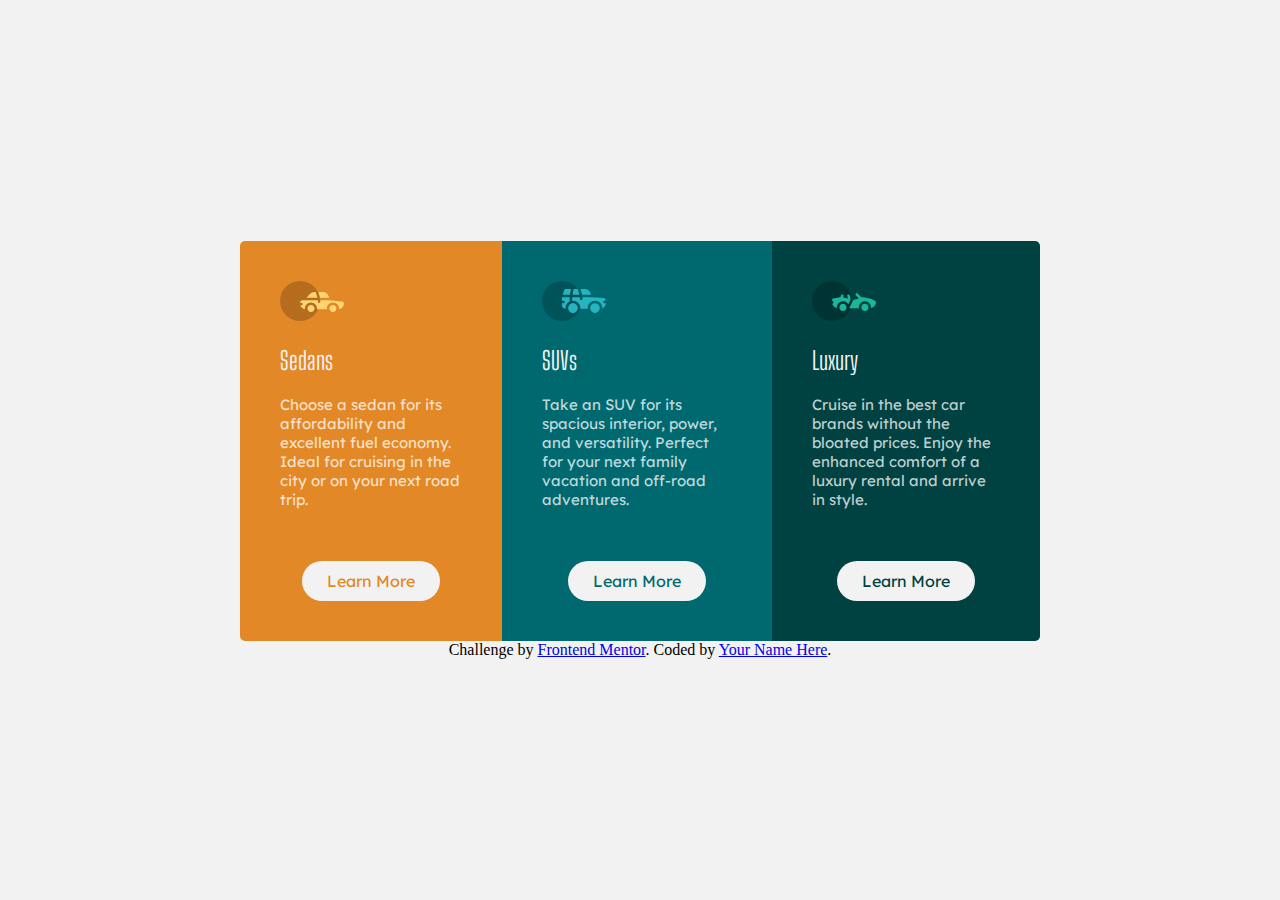
<file: 3-column-preview-card-component-main/index.html>
<!DOCTYPE html>
<html lang="en">
<head>
  <meta charset="UTF-8">
  <meta name="viewport" content="width=device-width, initial-scale=1.0"> <!-- displays site properly based on user's device -->

  <link rel="icon" type="image/png" sizes="32x32" href="./images/favicon-32x32.png">

  <link rel="stylesheet" href="style.css">
  
  <title>Frontend Mentor | 3-column preview card component</title>
</head>
<body>

  <div id="card">
    <div class="car sedans">
      <div class="car_icon"><img src="./images/icon-sedans.svg" alt="sedans_icon"></div>
      <div class="car_name">Sedans</div>
      <div class="car_paragraph">
        Choose a sedan for its affordability and excellent fuel economy. Ideal for cruising in the city or on your next road trip.
      </div>
      <div class="car_button">
        <div class="learn_more">Learn More</div>
      </div>
    </div>
    <div class="car suvs">
      <div class="car_icon"><img src="./images/icon-suvs.svg" alt="suvs_icon"></div>
      <div class="car_name">SUVs</div>
      <div class="car_paragraph">
        Take an SUV for its spacious interior, power, and versatility. Perfect for your next family vacation and off-road adventures.
      </div>
      <div class="car_button">
        <div class="learn_more">Learn More</div>
      </div>
    </div>
    <div class="car luxury">
      <div class="car_icon"><img src="./images/icon-luxury.svg" alt="luxury_icon"></div>
      <div class="car_name">Luxury</div>
      <div class="car_paragraph">
        Cruise in the best car brands without the bloated prices. Enjoy the enhanced comfort of a luxury rental and arrive in style.
      </div>
      <div class="car_button">
        <div class="learn_more">Learn More</div>
      </div>
    </div>
  </div>
  
  <div class="attribution">
    Challenge by <a href="https://www.frontendmentor.io?ref=challenge" target="_blank">Frontend Mentor</a>. 
    Coded by <a href="#">Your Name Here</a>.
  </div>
</body>
</html>
</file>
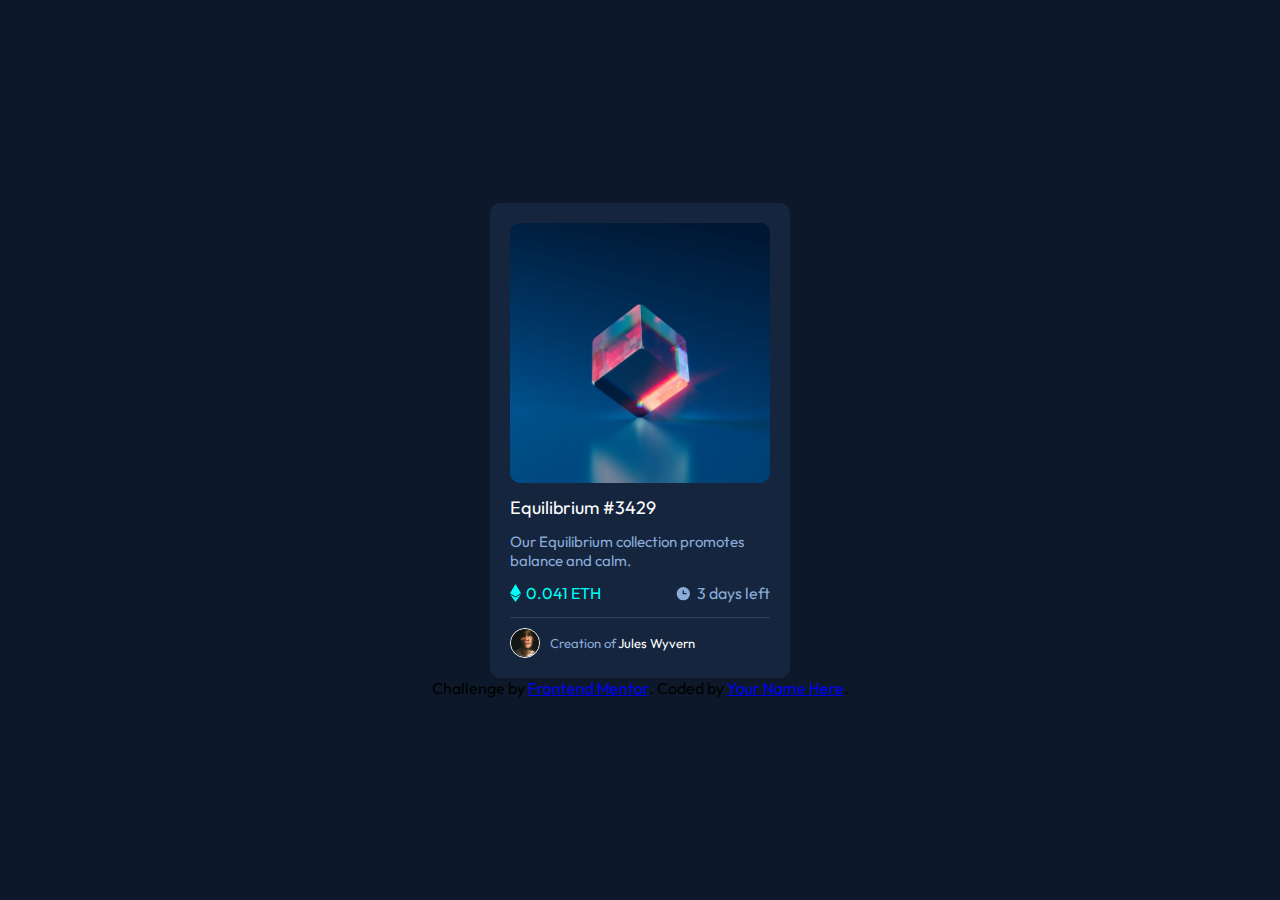
<file: nft-preview-card-component-main/index.html>
<!DOCTYPE html>
<html lang="en">
<head>
  <meta charset="UTF-8">
  <meta name="viewport" content="width=device-width, initial-scale=1.0"> <!-- displays site properly based on user's device -->

  <link rel="icon" type="image/png" sizes="32x32" href="./images/favicon-32x32.png">

  <link rel="stylesheet" href="style.css">
  
  <title>Frontend Mentor | NFT preview card component</title>
</head>
<body>

  <div id="box">
    <div id="image">
      <img src="images/image-equilibrium.jpg" alt="equilibrium">
      <div id="view"><img src="images/icon-view.svg" alt="view"></div>
    </div>
    <div id="title">Equilibrium #3429</div>
    <div id="desc">Our Equilibrium collection promotes balance and calm.</div>
    <div id="info">
      <div id="price">
        <img src="images/icon-ethereum.svg" alt="ethereum">
        0.041 ETH
      </div>
      <div id="duration">
        <img src="images/icon-clock.svg" alt="clock">
        3 days left
      </div>
    </div>
    <div id="creator">
      <img src="images/image-avatar.png" alt="avatar">
      Creation of <span id="name">Jules Wyvern</span> 
    </div>
  </div>

  <div class="attribution">
    Challenge by <a href="https://www.frontendmentor.io?ref=challenge" target="_blank">Frontend Mentor</a>. 
    Coded by <a href="#">Your Name Here</a>.
  </div>
</body>
</html>
</file>
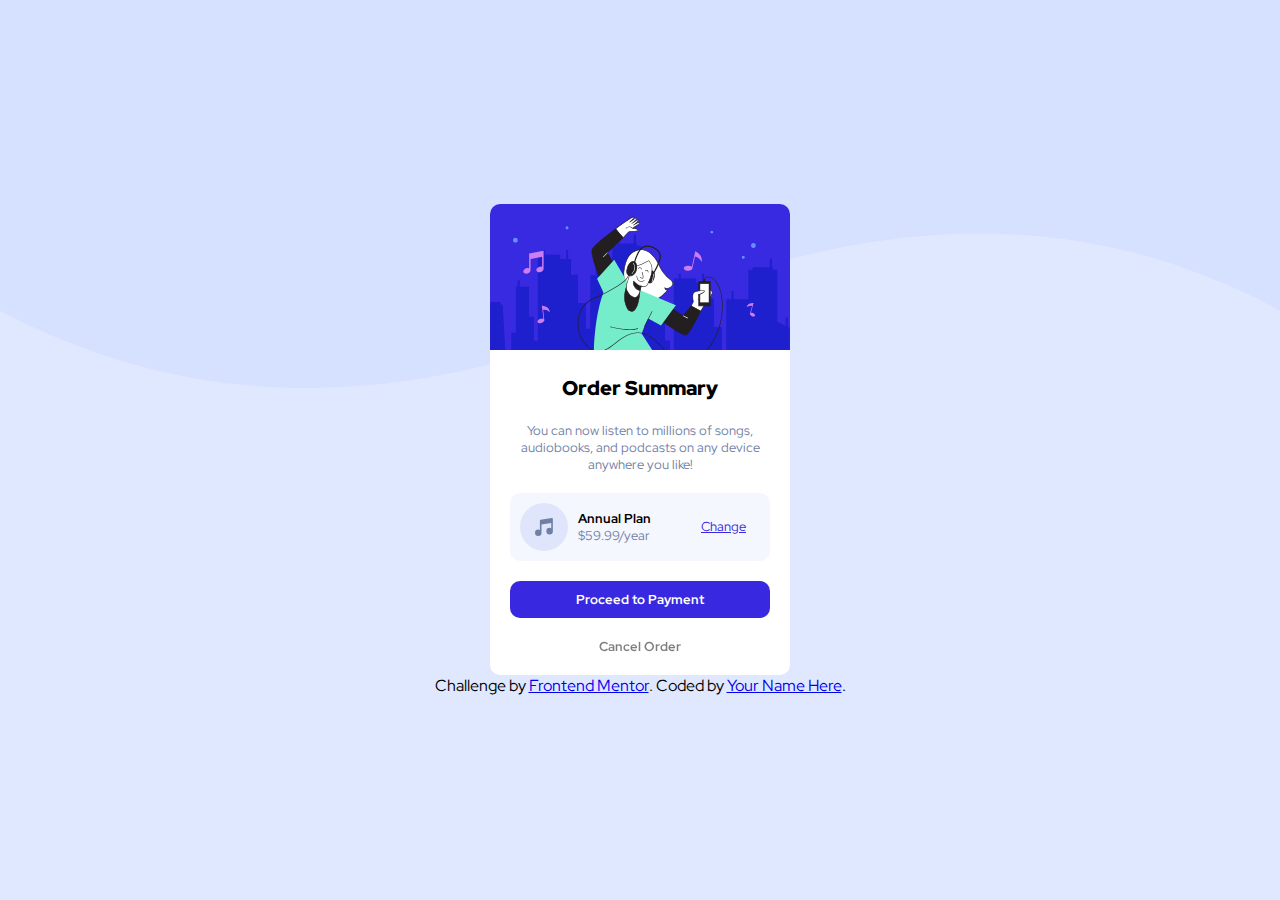
<file: order-summary-component-main/index.html>
<!DOCTYPE html>
<html lang="en">
<head>
  <meta charset="UTF-8">
  <meta name="viewport" content="width=device-width, initial-scale=1.0"> <!-- displays site properly based on user's device -->

  <link rel="icon" type="image/png" sizes="32x32" href="./images/favicon-32x32.png">

  <link rel="stylesheet" href="style.css">
  
  <title>Frontend Mentor | Order summary card</title>
</head>
<body>

  <div id="card">
    <img src="images/illustration-hero.svg" alt="hero">
    <div id="box">
      <div id="title">Order Summary</div>
      <div id="paragraph">You can now listen to millions of songs, audiobooks, and podcasts on any device anywhere you like!</div>
      <div id="subscribe">
        <img src="images/icon-music.svg" alt="music">
        <div id="info">
          <div id="text">Annual Plan</div>
          <div id="price">$59.99/year</div>
        </div>
        <div id="link">Change</div>
      </div>
      <div id="payment">Proceed to Payment</div>
      <div id="cancel">Cancel Order</div>
    </div>
  </div>  
  
  <div class="attribution">
    Challenge by <a href="https://www.frontendmentor.io?ref=challenge" target="_blank">Frontend Mentor</a>. 
    Coded by <a href="#">Your Name Here</a>.
  </div>
</body>
</html>
</file>
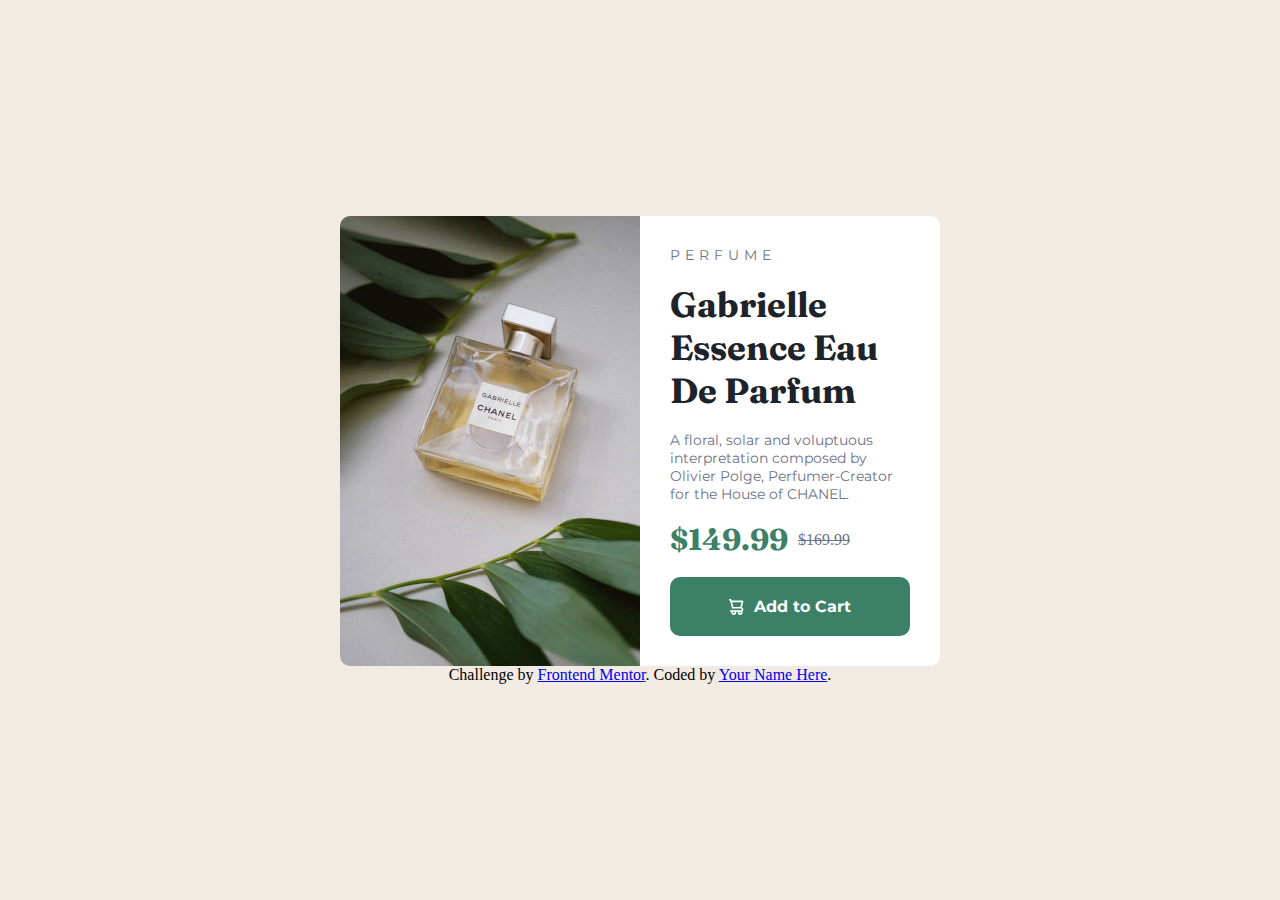
<file: product-preview-card-component-main/index.html>
<!DOCTYPE html>
<html lang="en">
<head>
  <meta charset="UTF-8">
  <meta name="viewport" content="width=device-width, initial-scale=1.0"> <!-- displays site properly based on user's device -->

  <link rel="icon" type="image/png" sizes="32x32" href="./images/favicon-32x32.png">

  <link rel="stylesheet" href="style.css">
  
  <title>Frontend Mentor | Product preview card component</title>
</head>
<body>

  <div id="box">
    <div id="image"></div>
    <div id="text">
      <div id="type">PERFUME</div>
      <div id="name">Gabrielle Essence Eau De Parfum</div>
      <div id="paragraph">A floral, solar and voluptuous interpretation composed by Olivier Polge, Perfumer-Creator for the House of CHANEL.</div>
      <div id="price">
        <div id="discount">$149.99</div>
        <div id="full-price">$169.99</div>
      </div>
      <div id="button">
        <img src="images/icon-cart.svg" alt="cart">
        Add to Cart
      </div>
    </div>
  </div>
  
  <div class="attribution">
    Challenge by <a href="https://www.frontendmentor.io?ref=challenge" target="_blank">Frontend Mentor</a>. 
    Coded by <a href="#">Your Name Here</a>.
  </div>
</body>
</html>
</file>
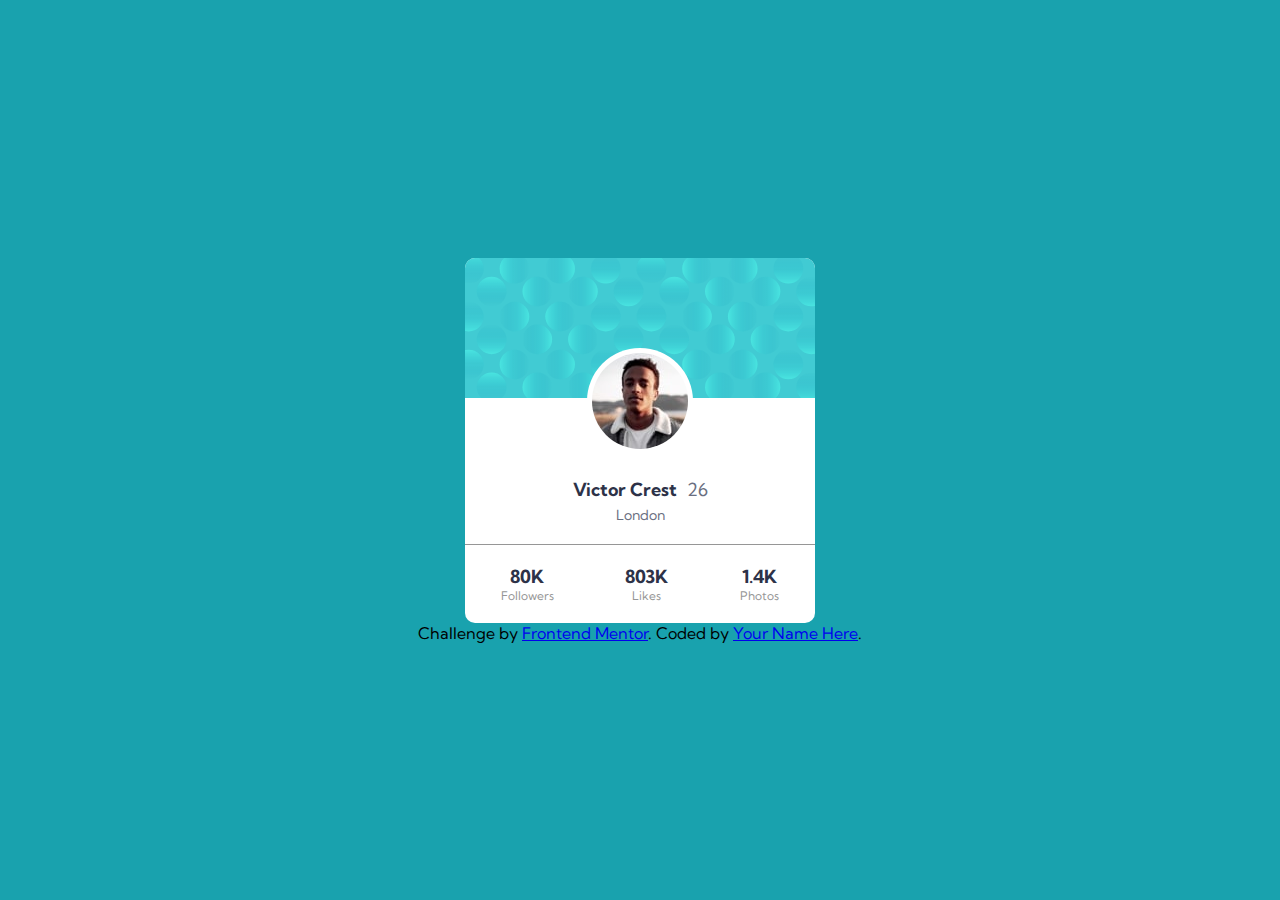
<file: profile-card-component-main/index.html>
<!DOCTYPE html>
<html lang="en">
<head>
  <meta charset="UTF-8">
  <meta name="viewport" content="width=device-width, initial-scale=1.0"> <!-- displays site properly based on user's device -->

  <link rel="icon" type="image/png" sizes="32x32" href="./images/favicon-32x32.png">

  <link rel="stylesheet" href="style.css">
  
  <title>Frontend Mentor | Profile card component</title>
</head>
<body>

  <div id="card">
    <div class="image">
      <div class="profile"><img src="./images/image-victor.jpg" alt="profile-image"></div>
    </div>
    <div class="info">
      <div class="user">
        <div class="name">Victor Crest</div>
        <div class="age">26</div>
      </div>
      <div class="city">London</div>
    </div>
    <div class="stats">
      <div class="stat">
        <div class="number">80K</div>
        <div class="text">Followers</div>
      </div>
      <div class="stat">
        <div class="number">803K</div>
        <div class="text">Likes</div>
      </div>
      <div class="stat">
        <div class="number">1.4K</div>
        <div class="text">Photos</div>
      </div>
    </div>
  </div>

  <div class="attribution">
    Challenge by <a href="https://www.frontendmentor.io?ref=challenge" target="_blank">Frontend Mentor</a>. 
    Coded by <a href="#">Your Name Here</a>.
  </div>
</body>
</html>
</file>
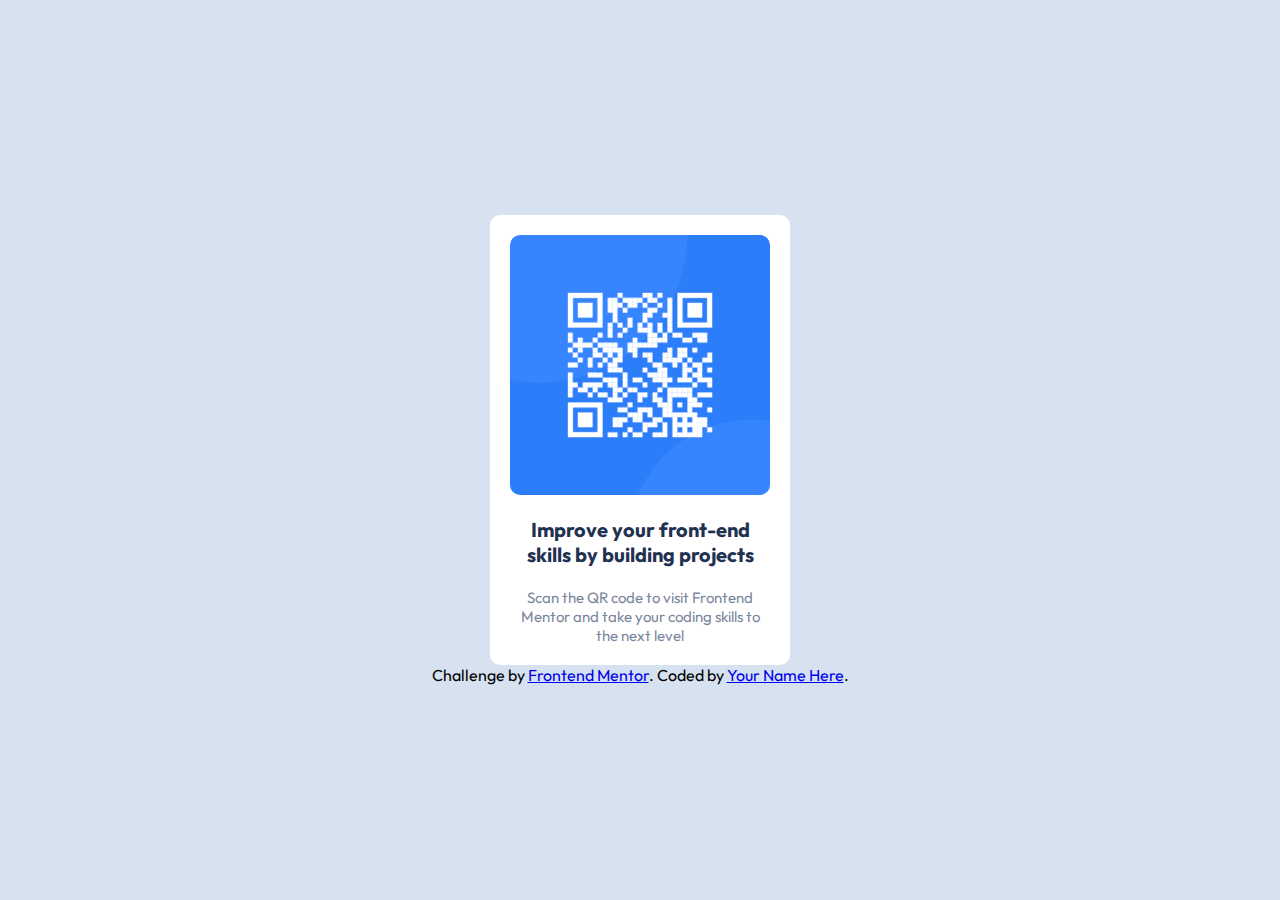
<file: qr-code-component-main/index.html>
<!DOCTYPE html>
<html lang="en">
<head>
  <meta charset="UTF-8">
  <meta name="viewport" content="width=device-width, initial-scale=1.0"> <!-- displays site properly based on user's device -->

  <link rel="icon" type="image/png" sizes="32x32" href="./images/favicon-32x32.png">

  <link rel="stylesheet" href="style.css">
  
  <title>Frontend Mentor | QR code component</title>
</head>
<body>

  <div id="box">
    <img src="images/image-qr-code.png" alt="qr-code" height="260">
    <div id="bold-text">Improve your front-end skills by building projects</div>
    <div id="paragraph">Scan the QR code to visit Frontend Mentor and take your coding skills to the next level</div>
  </div>
  
  <div class="attribution">
    Challenge by <a href="https://www.frontendmentor.io?ref=challenge" target="_blank">Frontend Mentor</a>. 
    Coded by <a href="#">Your Name Here</a>.
  </div>
</body>
</html>
</file>
<file: 3-column-preview-card-component-main/style.css>
@import url('https://fonts.googleapis.com/css2?family=Big+Shoulders+Display:wght@700&family=Lexend+Deca&display=swap');

:root {
    --bright-orange: hsl(31, 77%, 52%);
    --dark-cyan: hsl(184, 100%, 22%);
    --very-dark-cyan: hsl(179, 100%, 13%);

    --transparent-white: hsla(0, 0%, 100%, 0.75);
    --very-light-gray: hsl(0, 0%, 95%);

    --big-shoulders: 'Big Shoulders Display', cursive;
    --lexend: 'Lexend Deca', sans-serif;

    --border-radius: 5px;
}

* {
    margin: 0;
    padding: 0;
    box-sizing: border-box;
}

body {
    display: flex;
    flex-direction: column;
    justify-content: center;
    align-items: center;
    height: 100vh;
    background-color: var(--very-light-gray);
}

#card {
    display: flex;
    width: 800px;
    height: 400px;
}

.car {
    padding: 40px;
    display: flex;
    flex-direction: column;
}

.sedans {
    background-color: var(--bright-orange);
    border-radius: var(--border-radius) 0 0 var(--border-radius);
}

.suvs {
    background-color: var(--dark-cyan);
}

.luxury {
    background-color: var(--very-dark-cyan);
    border-radius: 0 var(--border-radius) var(--border-radius) 0;
}

.car_name {
    color: var(--very-light-gray);
    font-family: var(--big-shoulders);
    font-size: 25px;
    margin: 20px 0;
}

.car_paragraph {
    color: var(--transparent-white);
    font-family: var(--lexend);
    font-size: 15px;
}

.car_button {
    display: flex;
    align-items: center;
    justify-content: center;
    margin-top: auto;
}

.learn_more {
    background-color: var(--very-light-gray);
    font-family: var(--lexend);
    padding: 10px 25px;
    border-radius: 30px;
}

.sedans .learn_more {
    color: var(--bright-orange);
}

.suvs .learn_more {
    color: var(--dark-cyan);
}

.luxury .learn_more {
    color: var(--very-dark-cyan);
}

.learn_more:hover {
    cursor: pointer;
    color: var(--very-light-gray);
    background-color: transparent;
    border: 2px solid var(--very-light-gray);
}

@media(max-width: 800px) {    
    body {
        height: auto;
        padding: 15px 0;
    }

    #card {
        flex-direction: column;
        width: 350px;
        height: auto;
    }

    .car {
        justify-content: space-between;
        height: 350px;
    }

    .car_name {
        margin: unset;
    }

    .car_button {
        margin: unset;
    }

    .sedans {
        border-radius: var(--border-radius) var(--border-radius) 0 0;
    }

    .luxury {
        border-radius: 0 0 var(--border-radius) var(--border-radius);
    }
}
</file>
<file: nft-preview-card-component-main/style.css>
@import url('https://fonts.googleapis.com/css2?family=Outfit:wght@300;400;600&display=swap');

:root {
    --soft-blue: hsl(215, 51%, 70%);
    --cyan: hsl(178, 100%, 50%);
    --vdb-main: hsl(217, 54%, 11%);
    --vdb-card: hsl(216, 50%, 16%);
    --vdb-line: hsl(215, 32%, 27%);
    --white: hsl(0, 0%, 100%);
}

* {
    padding: 0;
    margin: 0;
    box-sizing: border-box;
    font-family: 'Outfit', sans-serif;
}

body {
    background-color: var(--vdb-main);
    display: flex;
    justify-content: center;
    align-items: center;
    flex-direction: column;
    height: 100vh;
}

#box {
    background-color: var(--vdb-card);
    width: 300px;
    height: 475px;
    border-radius: 10px;
    padding: 20px;
    display: flex;
    justify-content: space-between;
    flex-direction: column;
}

#image > img {
    border-radius: 10px;
    height: 260px;
    display: block;
}

#image:hover #view{
    display: flex;
    justify-content: center;
    align-items: center;
    cursor: pointer;
}

#view {
    height: 260px;
    width: 260px;
    display: none;
    background-color: var(--cyan);
    opacity: 0.5;
    border-radius: 10px;
    margin-top: -260px;
}

#title {
    color: var(--white);
    font-size: 18px;
    font-weight: 400;
}

#title:hover, #name:hover {
    color: var(--cyan);
    cursor: pointer;
}

#desc {
    color: var(--soft-blue);
    font-size: 15px;
}

#info {
    display: flex;
    justify-content: space-between;
}

#price {
    color: var(--cyan);
    display: flex;
    align-items: center;
}

#price img, #duration img {
    margin-right: 5px;
}

#duration {
    color: var(--soft-blue);
    display: flex;
    align-items: center;
}

#creator {
    display: flex;
    align-items: center;
    border-top: 1px solid var(--vdb-line);
    padding-top: 10px;
    color: var(--soft-blue);
    font-size: 13px;
}

#creator img {
    height: 30px;
    border: 1px solid var(--white);
    border-radius: 50%;
    margin-right: 10px;
}

#name {
    color: var(--white);
    margin-left: 2px;
}
</file>
<file: order-summary-component-main/style.css>
@import url('https://fonts.googleapis.com/css2?family=Red+Hat+Display:wght@500;700;900&display=swap');

:root {
    --pale-blue: hsl(225, 100%, 94%);
    --bright-blue: hsl(245, 75%, 52%);
    --very-pale-blue: hsl(225, 100%, 98%);
    --desaturated-blue: hsl(224, 23%, 55%);
    --dark-blue: hsl(223, 47%, 23%);
}

* {
    padding: 0;
    margin: 0;
    box-sizing: border-box;
    font-family: 'Red Hat Display', sans-serif;
}

body {
    display: flex;
    justify-content: center;
    align-items: center;
    flex-direction: column;
    height: 100vh;
    background-image: url('images/pattern-background-desktop.svg');
    background-repeat: no-repeat;
    background-size: contain;
    background-color: var(--pale-blue);
}

#card {
    width: 300px;
    background-color: white;
    border-radius: 10px;
}

#card > img {
    width: 300px;
    border-radius: 10px 10px 0 0;
}

#box {
    padding: 20px;
    height: 320px;
    display: flex;
    justify-content: space-between;
    flex-direction: column;
}

#title {
    font-weight: 900;
    font-size: 20px;
    text-align: center;
}

#paragraph {
    color: var(--desaturated-blue);
    font-size: 13px;
    text-align: center;
}

#subscribe {
    background-color: var(--very-pale-blue);
    border-radius: 10px;
    display: flex;
    align-items: center;
    padding: 10px;
    font-size: 13px;
}

#subscribe > img {
    margin-right: 10px;
}

#info {
    margin-right: 50px;
}

#text {
    font-weight: 700;
}

#price {
    color: var(--desaturated-blue);
}

#link {
    color: var(--bright-blue);
    text-decoration: underline;
}

#link:hover {
    cursor: pointer;
    opacity: 0.5;
    text-decoration: none;
}

#payment {
    background-color: var(--bright-blue);
    color: white;
    text-align: center;
    border-radius: 10px;
    padding: 10px 0;
    font-size: 13px;
    font-weight: 700;
}

#payment:hover {
    opacity: 0.5;
    cursor: pointer;
}

#cancel {
    text-align: center;
    font-size: 13px;
    opacity: 0.5;
    font-weight: 700;
}

#cancel:hover {
    cursor: pointer;
    opacity: 1;
}

@media (max-width: 440px) {
    body {
        background-image: url('images/pattern-background-mobile.svg');
    }
}
</file>
<file: product-preview-card-component-main/style.css>
@import url('https://fonts.googleapis.com/css2?family=Fraunces:opsz,wght@9..144,500&family=Montserrat:wght@500;700&display=swap');

:root {
    --dark-cyan: hsl(158, 36%, 37%);
    --cream: hsl(30, 38%, 92%);
    --very-dark-blue: hsl(212, 21%, 14%);
    --dark-grayish-blue: hsl(228, 12%, 48%);
    --white: hsl(0, 0%, 100%);

    --radius: 10px;
    --fraunces: 'Fraunces', serif;
    --montserrat: 'Montserrat', sans-serif;
}

* {
    padding: 0;
    margin: 0;
    box-sizing: border-box;
}

body {
    display: flex;
    justify-content: center;
    align-items: center;
    flex-direction: column;
    background-color: var(--cream);
    height: 100vh;
}

#box {
    width: 600px;
    height: 450px;
    display: flex;
}

#image {
    background-image: url('images/image-product-desktop.jpg');
    background-repeat: no-repeat;
    background-size: contain;
    width: 50%;
    border-radius: var(--radius) 0 0 var(--radius);
}

#text {
    width: 50%;
    background-color: var(--white);
    border-radius: 0 var(--radius) var(--radius) 0;
    padding: 30px;
    display: flex;
    flex-direction: column;
    justify-content: space-between;
}

#type {
    color: var(--dark-grayish-blue);
    font-family: var(--montserrat);
    letter-spacing: 5px;
    font-size: 14px;
}

#name {
    color: var(--very-dark-blue);
    font-family: var(--fraunces);
    font-weight: 700;
    font-size: 35px;
}

#paragraph {
    font-size: 14px;
    color: var(--dark-grayish-blue);
    font-family: var(--montserrat);
}

#price {
    display: flex;
    align-items: center;
}

#discount {
    color: var(--dark-cyan);
    font-size: 30px;
    font-family: var(--fraunces);
    font-weight: 700;
}

#full-price {
    color: var(--dark-grayish-blue);
    text-decoration: line-through;
    padding-left: 10px;
}

#button {
    color: var(--white);
    background-color: var(--dark-cyan);
    display: flex;
    justify-content: center;
    align-items: center;
    padding: 20px 0;
    font-family: var(--montserrat);
    font-weight: 700;
    border-radius: var(--radius);
}

#button img {
    padding-right: 10px;
}

#button:hover {
    cursor: pointer;
    background-color: var(--very-dark-blue);
}

@media (max-width: 600px) {
    #box {
        width: 400px;
        height: auto;
        flex-direction: column;
    }

    #image {
        background-image: url('images/image-product-mobile.jpg');
        width: auto;
        height: 280px;
        border-radius: var(--radius) var(--radius) 0 0;
    }

    #text {
        width: auto;
        height: 400px;
        border-radius: 0 0 var(--radius) var(--radius);
    }
}
</file>
<file: profile-card-component-main/style.css>
@import url('https://fonts.googleapis.com/css2?family=Kumbh+Sans:wght@400;700&display=swap');

:root {
    --dark-cyan: hsl(185, 75%, 39%);
    --very-dark-desatured-blue: hsl(229, 23%, 23%);
    --dark-grayish-blue: hsl(227, 10%, 46%);
    --dark-gray: hsl(0, 0%, 59%);
}


* {
    margin: 0;
    padding: 0;
    box-sizing: border-box;
    font-family: 'Kumbh Sans', sans-serif;
}

body {
    display: flex;
    justify-content: center;
    align-items: center;
    flex-direction: column;
    height: 100vh;
    background-color: var(--dark-cyan);
}

#card {
    background-color: white;
    width: 350px;
    border-radius: 10px;
}

.image {
    display: flex;
    justify-content: center;
    background-image: url('./images/bg-pattern-card.svg');
    background-repeat: no-repeat;
    border-radius: 10px 10px 0 0;
    height: 200px;
}

.profile {
    height: fit-content;
    width: fit-content;
    padding: 5px;
    background-color: white;
    border-radius: 50%;
    margin-top: 90px;
}

.profile img {
    display: block;
    border-radius: 50%;
}

.info {
    display: flex;
    flex-direction: column;
    justify-content: center;
    align-items: center;
    padding: 20px 0;
}

.user {
    display: flex;
    margin-bottom: 5px;
}

.name {
    font-size: 18px;
    font-weight: 700;
    color: var(--very-dark-desatured-blue);
    margin-right: 10px;
}

.age {
    font-size: 18px;
    color: var(--dark-grayish-blue);
}

.city {
    font-size: 14px;
    color: var(--dark-grayish-blue); 
}

.stats {
    display: flex;
    justify-content: space-around;
    border-top: 1px solid var(--dark-gray);
    padding: 20px 0;
    font-size: 18px;
}

.stat {
    display: flex;
    justify-content: center;
    align-items: center;
    flex-direction: column;
}

.number {
    font-weight: 700;
    color: var(--very-dark-desatured-blue);
}

.text {
    font-size: 12px;
    color: var(--dark-gray);
}
</file>
<file: qr-code-component-main/style.css>
@import url('https://fonts.googleapis.com/css2?family=Outfit:wght@400;700&display=swap');

:root {
    --white: hsl(0, 0%, 100%);
    --light-gray: hsl(212, 45%, 89%);
    --grayish-blue: hsl(220, 15%, 55%);
    --dark-blue: hsl(218, 44%, 22%);

    --outfit: 'Outfit', sans-serif;
}

* {
    padding: 0;
    margin: 0;
    box-sizing: border-box;
    font-family: var(--outfit);
}

body {
    display: flex;
    justify-content: center;
    align-items: center;
    flex-direction: column;
    height: 100vh;
    background-color: var(--light-gray);
}

#box {
    width: 300px;
    height: 450px;
    background-color: var(--white);
    padding: 20px;
    border-radius: 10px;
    display: flex;
    flex-direction: column;
    justify-content: space-between;
}

#box img {
    border-radius: 10px;
}

#bold-text {
    font-weight: 700;
    color: var(--dark-blue);
    font-size: 20px;
    text-align: center;
}

#paragraph {
    color: var(--grayish-blue);
    font-size: 15px;
    text-align: center;
}
</file>
